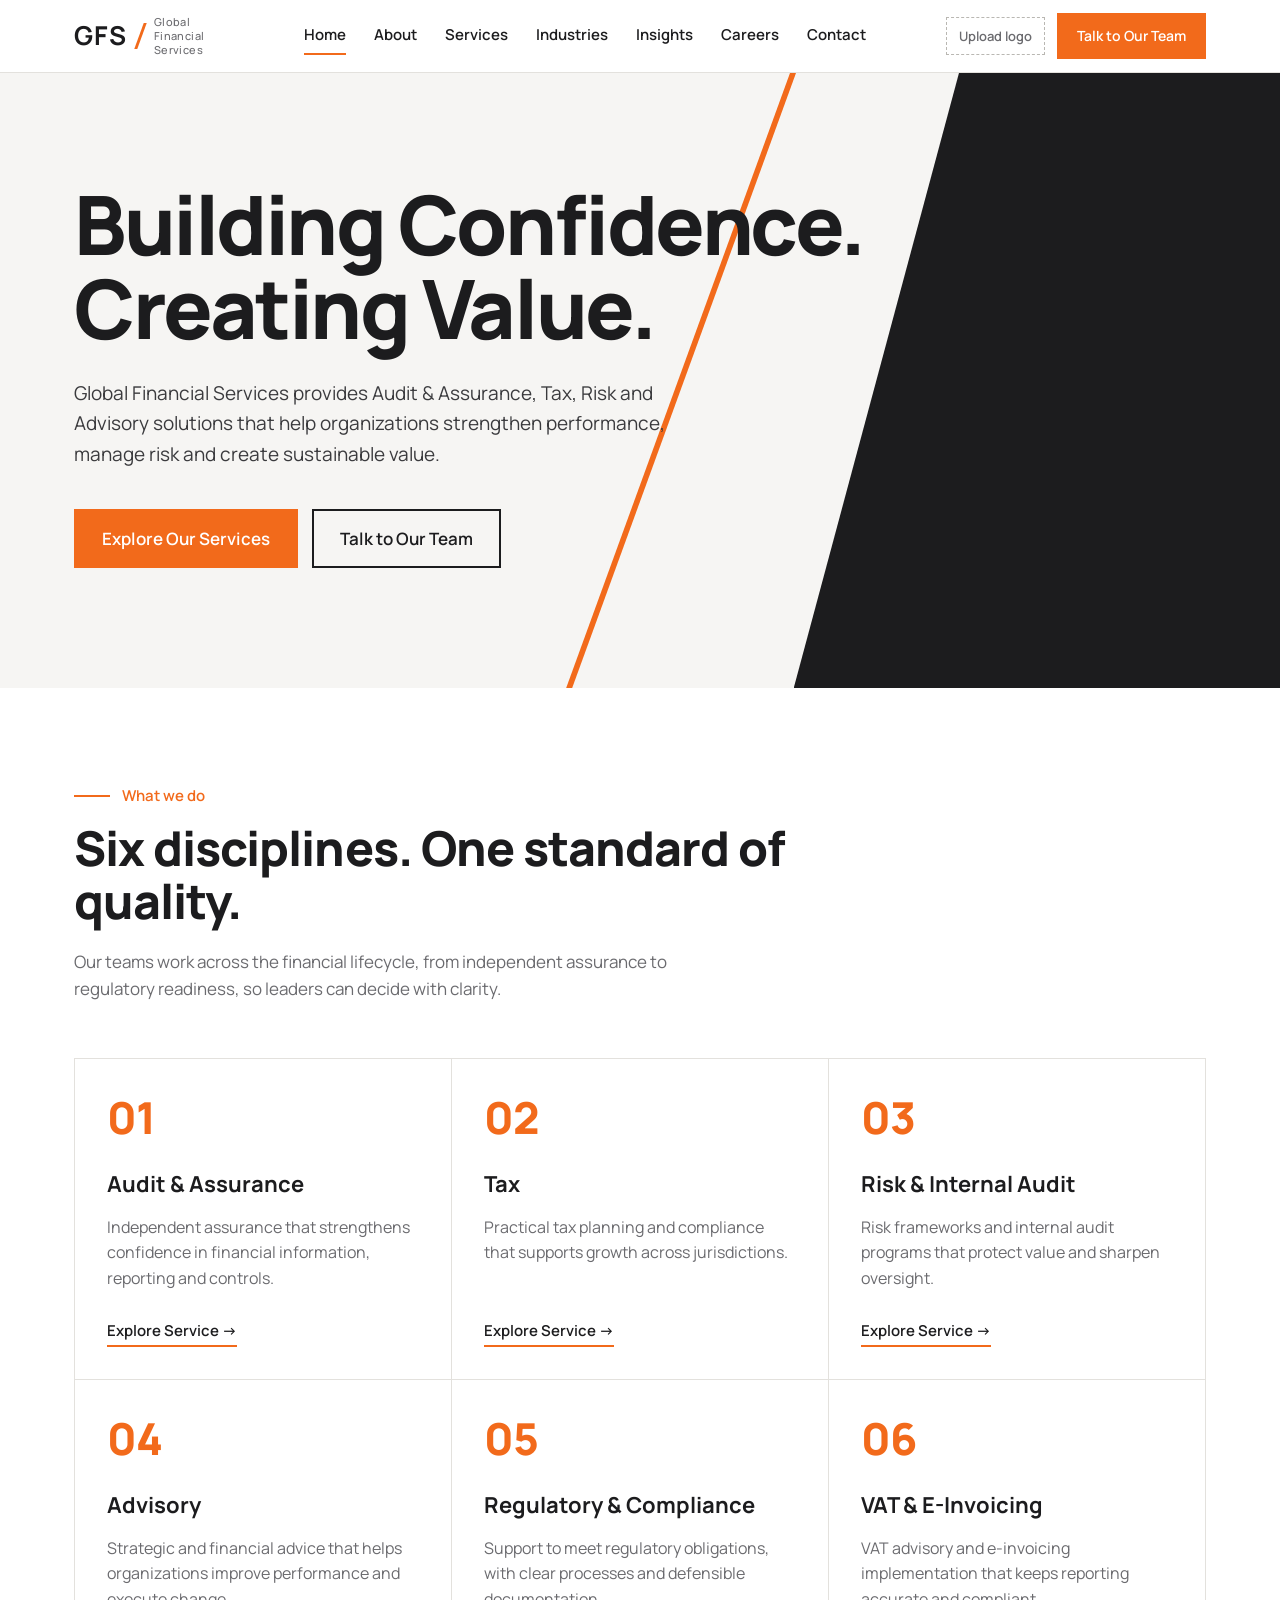
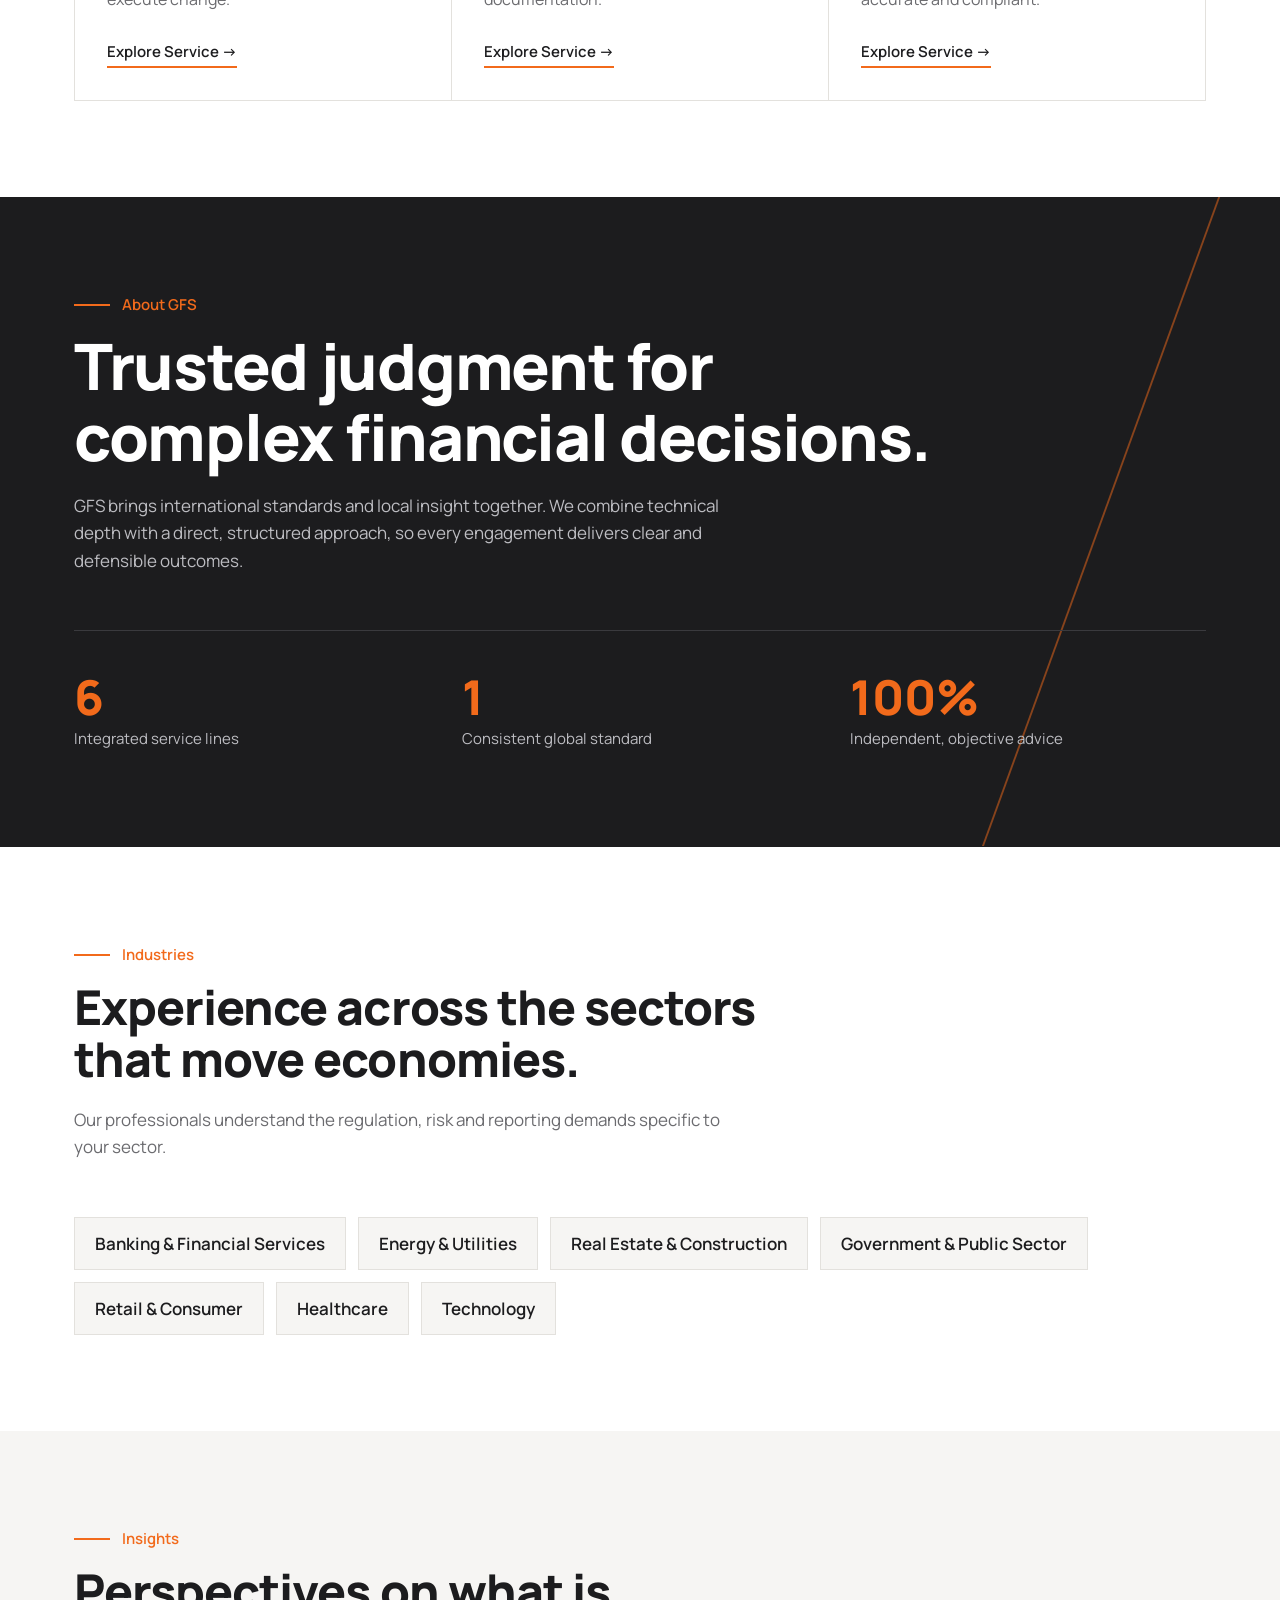
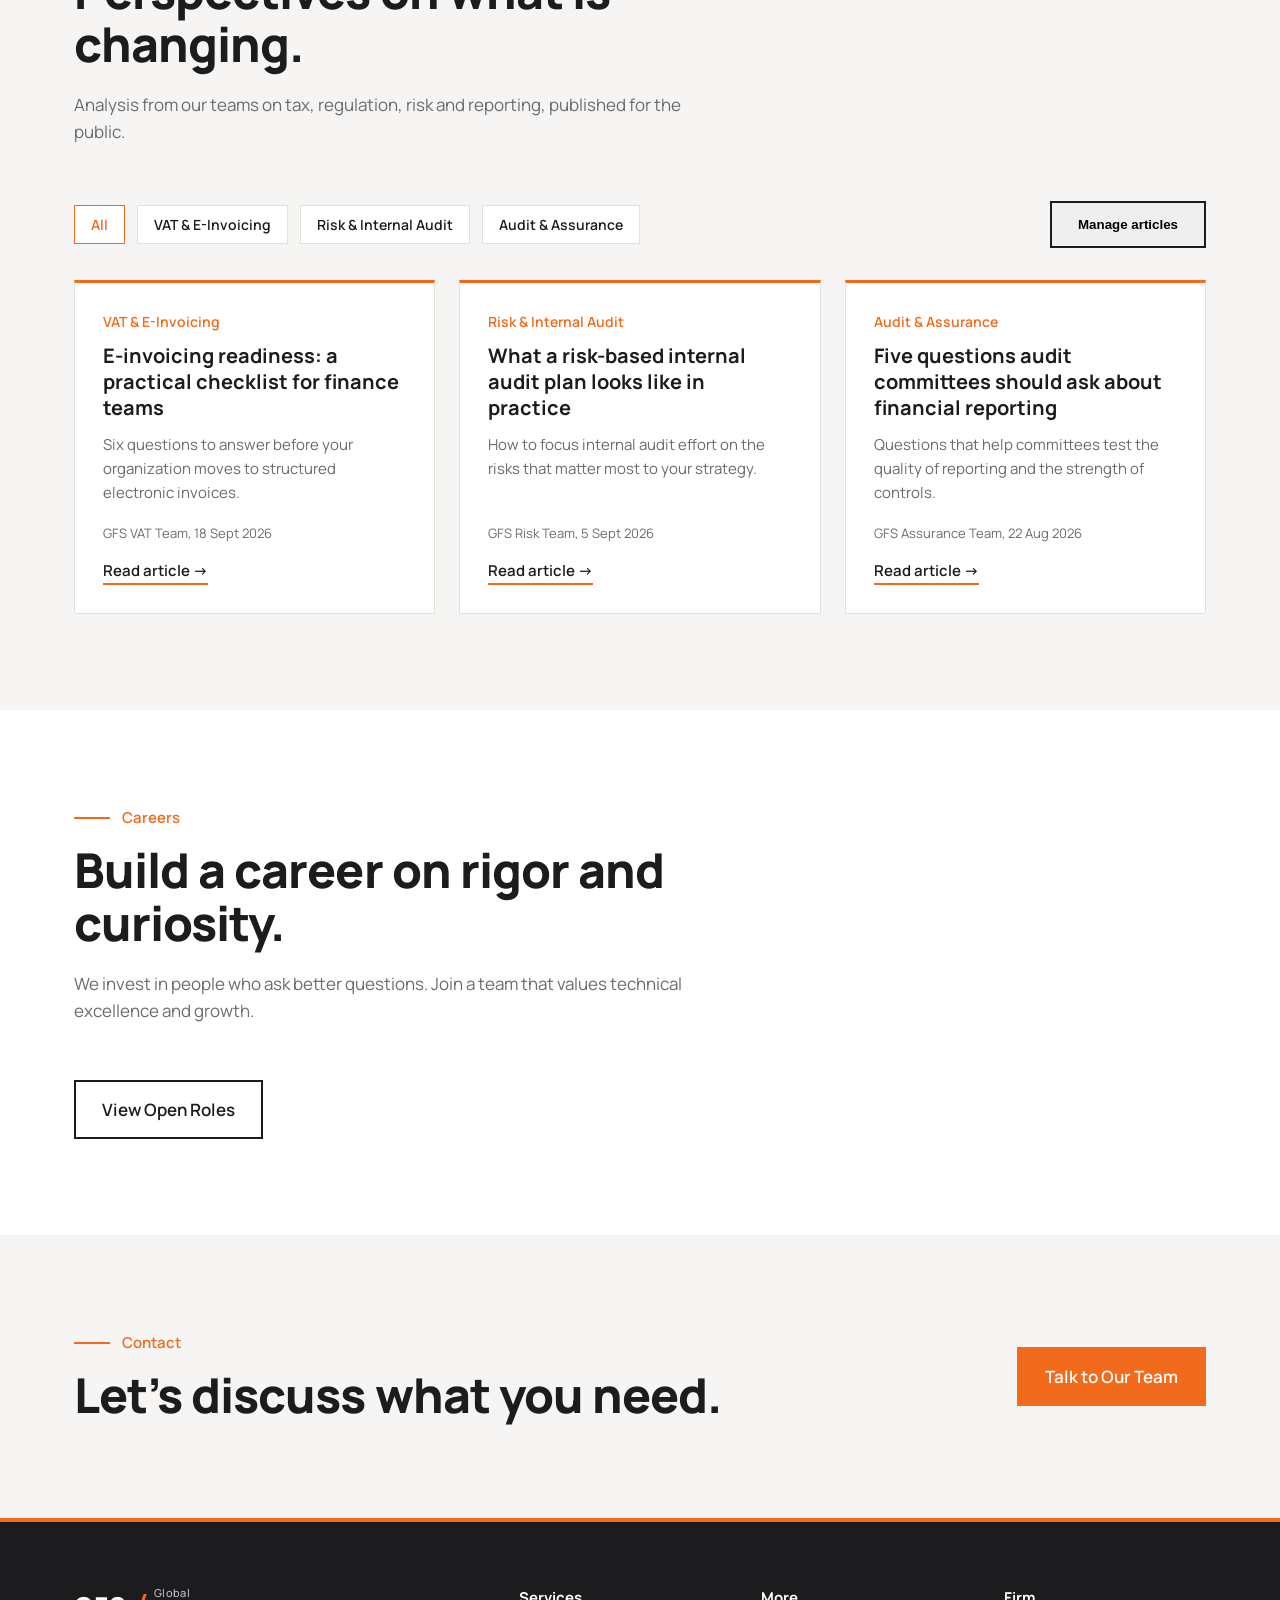
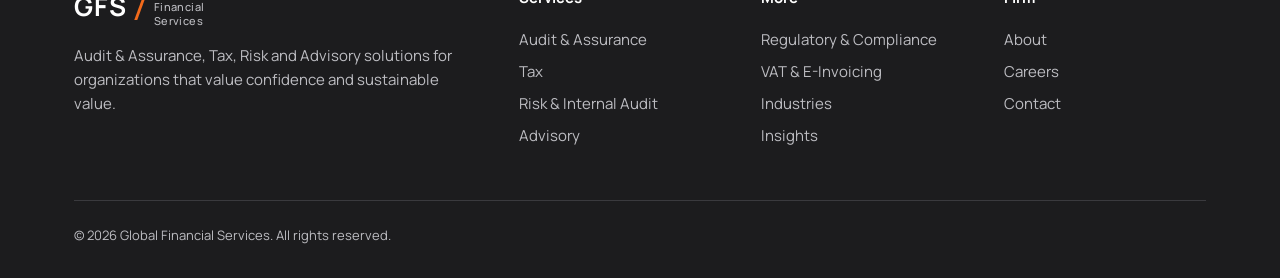
<file: GFS — Global Financial Services-webiste.html>
<!DOCTYPE html>
<html lang="en">
<head>
<meta charset="utf-8">
<meta name="viewport" content="width=device-width, initial-scale=1, viewport-fit=cover">
<title>GFS — Global Financial Services</title>
<link rel="preconnect" href="https://fonts.googleapis.com">
<link rel="preconnect" href="https://fonts.gstatic.com" crossorigin>
<link href="https://fonts.googleapis.com/css2?family=Manrope:wght@400;500;600;800&display=swap" rel="stylesheet">
<style>
:root{--ink:#1c1c1e;--orange:#f26a1b;--white:#fff;--off:#f6f5f3;--line:#e3e1dd;--grey:#6b6b6f;
box-sizing:border-box;padding-top:env(safe-area-inset-top,0px);padding-bottom:env(safe-area-inset-bottom,0px);color-scheme:light}
html{scroll-padding-top:env(safe-area-inset-top,0px);scroll-behavior:smooth}
*,*::before,*::after{box-sizing:inherit}
body{margin:0;background:var(--white);color:var(--ink);font:400 17px/1.6 Manrope,Inter,"Segoe UI",Arial,sans-serif}
a{color:inherit;text-decoration:none}
:focus-visible{outline:2px solid var(--orange);outline-offset:3px}
.wrap{max-width:1180px;margin:0 auto;padding:0 24px}
/* header */
header{position:sticky;top:env(safe-area-inset-top,0px);z-index:5;background:var(--white);border-bottom:1px solid var(--line)}
header .wrap{display:flex;align-items:center;justify-content:space-between;height:72px}
.logo{display:flex;align-items:center;gap:12px;font-weight:800;letter-spacing:.02em}
.logo b{font-size:26px;letter-spacing:.04em}
.logo i{width:3px;height:26px;background:var(--orange);transform:skewX(-20deg)}
.logo small{font-weight:500;font-size:11px;line-height:1.25;color:var(--grey);max-width:70px}
nav{display:flex;gap:28px;font-weight:600;font-size:15px}
nav a{padding:6px 0;border-bottom:2px solid transparent}
nav a:hover,nav a.on{color:var(--ink);border-color:var(--orange)}
.btn{display:inline-block;font-weight:600;padding:14px 26px;border:2px solid var(--ink);transition:.2s}
.btn.or{background:var(--orange);border-color:var(--orange);color:#fff}
.btn.or:hover{background:var(--ink);border-color:var(--ink)}
.btn.ol:hover{background:var(--ink);color:#fff}
.hdr-cta{padding:10px 18px;font-size:14px}
/* hero */
.hero{position:relative;overflow:hidden;padding:110px 0 120px;background:var(--off)}
.hero::after{content:"";position:absolute;right:0;top:0;bottom:0;width:38%;background:var(--ink);clip-path:polygon(34% 0,100% 0,100% 100%,0 100%)}
.hero::before{content:"";position:absolute;right:35%;top:0;bottom:0;width:6px;background:var(--orange);transform:skewX(-20deg);transform-origin:top;z-index:1;right:calc(38% - 2px);clip-path:none;opacity:1}
.hero .wrap{position:relative;z-index:2}
h1{font-size:clamp(40px,6.4vw,84px);line-height:1.02;font-weight:800;letter-spacing:-.03em;margin:0 0 28px;max-width:11em}
.hero p{max-width:34em;font-size:19px;color:#3a3a3d;margin:0 0 40px}
.hero .actions{display:flex;gap:14px;flex-wrap:wrap}
/* sections */
section{padding:96px 0}
.label{color:var(--orange);font-weight:600;font-size:15px;margin:0 0 14px;display:flex;align-items:center;gap:12px}
.label::before{content:"";width:36px;height:2px;background:var(--orange)}
h2{font-size:clamp(30px,4vw,48px);line-height:1.1;letter-spacing:-.02em;margin:0 0 20px;font-weight:800;max-width:16em}
.intro{max-width:38em;color:var(--grey);margin:0 0 56px}
.grid{display:grid;grid-template-columns:repeat(3,1fr);border-top:1px solid var(--line);border-left:1px solid var(--line)}
.svc{padding:36px 32px 32px;border-right:1px solid var(--line);border-bottom:1px solid var(--line);display:flex;flex-direction:column;position:relative;transition:background .2s}
.svc::before{content:"";position:absolute;left:0;top:0;height:3px;width:0;background:var(--orange);transition:width .3s}
.svc:hover{background:var(--off)}.svc:hover::before{width:100%}
.num{font-size:44px;font-weight:800;color:var(--orange);line-height:1;letter-spacing:-.03em;margin-bottom:28px}
.svc h3{font-size:22px;margin:0 0 12px;font-weight:700}
.svc p{margin:0 0 28px;color:var(--grey);font-size:16px;flex:1}
.svc a{font-weight:600;font-size:15px;border-bottom:2px solid var(--orange);align-self:flex-start;padding-bottom:2px}
/* dark band */
.dark{background:var(--ink);color:#fff;position:relative;overflow:hidden}
.dark::after{content:"";position:absolute;right:-80px;top:0;bottom:0;width:260px;border-left:2px solid var(--orange);transform:skewX(-20deg);opacity:.5}
.dark .wrap{position:relative;z-index:1}
.dark h2{max-width:14em;font-size:clamp(34px,5vw,64px)}
.dark .intro{color:#bdbdc2}
.stats{display:grid;grid-template-columns:repeat(3,1fr);gap:32px;border-top:1px solid #3a3a3e;padding-top:40px;margin-top:48px}
.stats b{display:block;font-size:48px;font-weight:800;color:var(--orange);line-height:1.1}
.stats span{color:#bdbdc2;font-size:15px}
/* industries */
.ind{display:flex;flex-wrap:wrap;gap:12px}
.ind a{border:1px solid var(--line);padding:12px 20px;font-weight:600;background:var(--off)}
.ind a:hover{border-color:var(--orange);color:var(--orange)}
/* contact */
.cta{background:var(--off);text-align:left}
.cta .wrap{display:flex;justify-content:space-between;align-items:center;gap:32px;flex-wrap:wrap}
/* footer */
footer{background:var(--ink);color:#bdbdc2;padding:64px 0 32px;border-top:4px solid var(--orange)}
footer .cols{display:grid;grid-template-columns:2fr 1fr 1fr 1fr;gap:40px}
footer .logo{color:#fff;margin-bottom:16px}footer .logo small{color:#bdbdc2}
footer h4{color:#fff;margin:0 0 14px;font-size:15px}
footer a{display:block;padding:4px 0;font-size:15px}footer a:hover{color:var(--orange)}
footer p{margin:0;font-size:15px;max-width:26em}
.copy{border-top:1px solid #3a3a3e;margin-top:48px;padding-top:24px;font-size:13px}
@media(max-width:900px){
nav{display:none}.hdr-cta{display:none}
.grid,.stats{grid-template-columns:1fr 1fr}
footer .cols{grid-template-columns:1fr 1fr}
.hero::after{width:22%}.hero::before{right:calc(22% - 2px)}}
@media(max-width:600px){
.grid,.stats,footer .cols{grid-template-columns:1fr}
.hero{padding:64px 0 72px}section{padding:64px 0}
.hero::after,.hero::before{display:none}
.logo small{display:none}}
.logo-img{display:none;height:44px;width:auto;max-width:200px;object-fit:contain}
.has-logo .logo-img{display:block}
.has-logo .logo b,.has-logo .logo i,.has-logo .logo small{display:none}
.tools{display:flex;align-items:center;gap:12px}
.up{font-size:13px;font-weight:600;color:var(--grey);border:1px dashed #b9b7b2;padding:8px 12px;cursor:pointer;background:none;font-family:inherit}
.up:hover,.up:focus-within{border-color:var(--orange);color:var(--orange)}
.up input{position:absolute;opacity:0;width:1px;height:1px}
.rm{display:none}.has-logo .rm{display:inline-block}
footer .flogo-img{display:none;height:34px;width:auto;max-width:150px;object-fit:contain;background:#fff;padding:6px 10px;margin-bottom:16px}
.has-logo footer .flogo-img{display:block}
.has-logo footer .logo{display:none}
.artbar{display:flex;justify-content:space-between;align-items:center;gap:16px;flex-wrap:wrap;margin-bottom:32px}
.chip{font:600 14px Manrope,sans-serif;padding:9px 16px;border:1px solid var(--line);background:#fff;cursor:pointer;color:var(--ink)}
.chip:hover,.chip.on{border-color:var(--orange);color:var(--orange)}
.agrid{display:grid;grid-template-columns:repeat(3,1fr);gap:24px}
.acard{background:#fff;border:1px solid var(--line);border-top:3px solid var(--orange);padding:28px;display:flex;flex-direction:column}
.acat{color:var(--orange);font-weight:600;font-size:14px;margin-bottom:10px}
.acard h3{font-size:20px;line-height:1.3;margin:0 0 12px}
.acard p{color:var(--grey);font-size:15px;margin:0 0 18px;flex:1}
.ameta{font-size:13px;color:var(--grey);margin-bottom:16px}
.alink{font:600 15px Manrope,sans-serif;background:none;border:0;border-bottom:2px solid var(--orange);align-self:flex-start;padding:0 0 2px;cursor:pointer;color:var(--ink)}
.modal{position:fixed;inset:0;background:#fff;z-index:20;overflow:auto;padding:calc(48px + env(safe-area-inset-top,0px)) 24px 64px}
.modal[hidden]{display:none}
.modal .in{max-width:720px;margin:0 auto}
.modal h1{font-size:clamp(30px,5vw,46px);margin:8px 0 16px}
.modal .body p{font-size:18px;line-height:1.75;margin:0 0 20px}
.admin{background:#fff;border:1px solid var(--line);border-left:4px solid var(--orange);padding:24px;margin-bottom:32px}
.admin label{display:block;font-weight:600;font-size:14px;margin:0 0 14px}
.admin input,.admin textarea{display:block;width:100%;margin-top:6px;padding:10px 12px;font:400 15px Manrope,sans-serif;border:1px solid #bdbbb6;background:#fff;color:var(--ink)}
.admin .row{display:grid;grid-template-columns:1fr 1fr 1fr;gap:14px}
.admin .acts{display:flex;gap:10px;flex-wrap:wrap;align-items:center}
.admin .btn{padding:10px 18px;font:600 14px Manrope,sans-serif;cursor:pointer}
.admin ul{list-style:none;margin:20px 0 0;padding:0}
.admin li{display:flex;justify-content:space-between;gap:12px;padding:10px 0;border-top:1px solid var(--line);font-size:15px}
.admin li button{font:600 13px Manrope,sans-serif;background:none;border:0;color:var(--orange);cursor:pointer;margin-left:10px}
.stat{font-size:14px;color:var(--grey)}
@media(max-width:900px){.agrid{grid-template-columns:1fr 1fr}.admin .row{grid-template-columns:1fr}}
@media(max-width:600px){.agrid{grid-template-columns:1fr}}
@media(prefers-reduced-motion:reduce){*{transition:none!important;scroll-behavior:auto!important}}
</style>
</head>
<body>
<header>
<div class="wrap">
<a class="logo" href="#top" aria-label="GFS — Global Financial Services"><img class="logo-img" alt="GFS — Global Financial Services"><b>GFS</b><i></i><small>Global Financial Services</small></a>
<nav aria-label="Primary">
<a class="on" href="#top">Home</a><a href="#about">About</a><a href="#services">Services</a><a href="#industries">Industries</a><a href="#insights">Insights</a><a href="#careers">Careers</a><a href="#contact">Contact</a>
</nav>
<div class="tools">
<label class="up">Upload logo<input type="file" id="logoFile" accept="image/png,image/jpeg,image/svg+xml,image/webp"></label>
<label class="up rm"><input type="checkbox" id="logoBg" checked style="position:static;opacity:1;width:auto;display:inline;margin:0 6px 0 0">No white bg</label>
<button class="up rm" id="logoRm" type="button">Remove</button>
<a class="btn or hdr-cta" href="#contact">Talk to Our Team</a>
</div>
</div>
</header>

<main id="top">
<div class="hero">
<div class="wrap">
<h1>Building Confidence. Creating Value.</h1>
<p>Global Financial Services provides Audit &amp; Assurance, Tax, Risk and Advisory solutions that help organizations strengthen performance, manage risk and create sustainable value.</p>
<div class="actions">
<a class="btn or" href="#services">Explore Our Services</a>
<a class="btn ol" href="#contact">Talk to Our Team</a>
</div>
</div>
</div>

<section id="services">
<div class="wrap">
<p class="label">What we do</p>
<h2>Six disciplines. One standard of quality.</h2>
<p class="intro">Our teams work across the financial lifecycle, from independent assurance to regulatory readiness, so leaders can decide with clarity.</p>
<div class="grid">
<article class="svc"><div class="num">01</div><h3>Audit &amp; Assurance</h3><p>Independent assurance that strengthens confidence in financial information, reporting and controls.</p><a href="#contact">Explore Service →</a></article>
<article class="svc"><div class="num">02</div><h3>Tax</h3><p>Practical tax planning and compliance that supports growth across jurisdictions.</p><a href="#contact">Explore Service →</a></article>
<article class="svc"><div class="num">03</div><h3>Risk &amp; Internal Audit</h3><p>Risk frameworks and internal audit programs that protect value and sharpen oversight.</p><a href="#contact">Explore Service →</a></article>
<article class="svc"><div class="num">04</div><h3>Advisory</h3><p>Strategic and financial advice that helps organizations improve performance and execute change.</p><a href="#contact">Explore Service →</a></article>
<article class="svc"><div class="num">05</div><h3>Regulatory &amp; Compliance</h3><p>Support to meet regulatory obligations, with clear processes and defensible documentation.</p><a href="#contact">Explore Service →</a></article>
<article class="svc"><div class="num">06</div><h3>VAT &amp; E-Invoicing</h3><p>VAT advisory and e-invoicing implementation that keeps reporting accurate and compliant.</p><a href="#contact">Explore Service →</a></article>
</div>
</div>
</section>

<section id="about" class="dark">
<div class="wrap">
<p class="label">About GFS</p>
<h2>Trusted judgment for complex financial decisions.</h2>
<p class="intro">GFS brings international standards and local insight together. We combine technical depth with a direct, structured approach, so every engagement delivers clear and defensible outcomes.</p>
<div class="stats">
<div><b>6</b><span>Integrated service lines</span></div>
<div><b>1</b><span>Consistent global standard</span></div>
<div><b>100%</b><span>Independent, objective advice</span></div>
</div>
</div>
</section>

<section id="industries">
<div class="wrap">
<p class="label">Industries</p>
<h2>Experience across the sectors that move economies.</h2>
<p class="intro">Our professionals understand the regulation, risk and reporting demands specific to your sector.</p>
<div class="ind">
<a href="#contact">Banking &amp; Financial Services</a><a href="#contact">Energy &amp; Utilities</a><a href="#contact">Real Estate &amp; Construction</a><a href="#contact">Government &amp; Public Sector</a><a href="#contact">Retail &amp; Consumer</a><a href="#contact">Healthcare</a><a href="#contact">Technology</a>
</div>
</div>
</section>

<section id="insights" style="background:var(--off)">
<div class="wrap">
<p class="label">Insights</p>
<h2>Perspectives on what is changing.</h2>
<p class="intro">Analysis from our teams on tax, regulation, risk and reporting, published for the public.</p>
<div class="artbar"><div id="artFilters" class="ind"></div><button class="btn ol" id="manageBtn" type="button" hidden>Manage articles</button></div>
<div id="adminPanel" hidden></div>
<div id="artList" class="agrid"></div>
</div>
</section>
<div id="artView" class="modal" hidden></div>
<script type="application/json" id="articles-data">[
{"id":"a1","title":"E-invoicing readiness: a practical checklist for finance teams","cat":"VAT & E-Invoicing","author":"GFS VAT Team","date":"2026-09-18","summary":"Six questions to answer before your organization moves to structured electronic invoices.","body":"Moving to e-invoicing is a systems change as much as a compliance change. Finance, IT and tax teams need a shared view of what will change.\n\nStart by mapping where invoices are created, approved and archived today. Gaps in master data, such as tax numbers and customer details, are the most common cause of rejected invoices.\n\nNext, confirm how your ERP will produce the required format, and test with a small group of customers and suppliers before full rollout.\n\nSample article. Replace with your own content."},
{"id":"a2","title":"What a risk-based internal audit plan looks like in practice","cat":"Risk & Internal Audit","author":"GFS Risk Team","date":"2026-09-05","summary":"How to focus internal audit effort on the risks that matter most to your strategy.","body":"A risk-based plan begins with the organization's objectives, not with last year's audit list.\n\nRank risks by impact and likelihood, link each to the controls that mitigate it, and decide where independent assurance adds the most value.\n\nRevisit the plan during the year. New regulation, acquisitions and system changes can shift priorities quickly.\n\nSample article. Replace with your own content."},
{"id":"a3","title":"Five questions audit committees should ask about financial reporting","cat":"Audit & Assurance","author":"GFS Assurance Team","date":"2026-08-22","summary":"Questions that help committees test the quality of reporting and the strength of controls.","body":"Strong oversight starts with good questions. Ask how significant estimates are made and who challenges them.\n\nAsk which controls changed during the year, and how management knows they still work.\n\nFinally, ask what the auditors found difficult. Their answer often points to the areas that deserve more attention.\n\nSample article. Replace with your own content."}
]</script>
<section id="careers">
<div class="wrap">
<p class="label">Careers</p>
<h2>Build a career on rigor and curiosity.</h2>
<p class="intro">We invest in people who ask better questions. Join a team that values technical excellence and growth.</p>
<a class="btn ol" href="#contact">View Open Roles</a>
</div>
</section>

<section id="contact" class="cta">
<div class="wrap">
<div><p class="label">Contact</p><h2 style="margin:0">Let’s discuss what you need.</h2></div>
<a class="btn or" href="mailto:info@example.com">Talk to Our Team</a>
</div>
</section>
</main>

<footer>
<div class="wrap">
<div class="cols">
<div><img class="flogo-img" alt="GFS logo"><div class="logo"><b>GFS</b><i></i><small>Global Financial Services</small></div><p>Audit &amp; Assurance, Tax, Risk and Advisory solutions for organizations that value confidence and sustainable value.</p></div>
<div><h4>Services</h4><a href="#services">Audit &amp; Assurance</a><a href="#services">Tax</a><a href="#services">Risk &amp; Internal Audit</a><a href="#services">Advisory</a></div>
<div><h4>More</h4><a href="#services">Regulatory &amp; Compliance</a><a href="#services">VAT &amp; E-Invoicing</a><a href="#industries">Industries</a><a href="#insights">Insights</a></div>
<div><h4>Firm</h4><a href="#about">About</a><a href="#careers">Careers</a><a href="#contact">Contact</a></div>
</div>
<div class="copy">© 2026 Global Financial Services. All rights reserved.</div>
</div>
</footer>
<script>
(function(){
var K="gfs-logo",root=document.documentElement,
imgs=document.querySelectorAll(".logo-img,.flogo-img");
function apply(src){
 if(src){imgs.forEach(function(i){i.src=src});root.classList.add("has-logo")}
 else{imgs.forEach(function(i){i.removeAttribute("src")});root.classList.remove("has-logo")}
}
try{var s=localStorage.getItem(K);if(s)apply(s)}catch(e){}
var orig=null,isSvg=false,cb=document.getElementById("logoBg");
function cut(src,done){var im=new Image();im.onload=function(){var c=document.createElement("canvas");c.width=im.naturalWidth;c.height=im.naturalHeight;var x=c.getContext("2d");x.drawImage(im,0,0);var d=x.getImageData(0,0,c.width,c.height),q=d.data;for(var i=0;i<q.length;i+=4){var m=Math.min(q[i],q[i+1],q[i+2]);if(m>=240)q[i+3]=0;else if(m>205)q[i+3]=Math.round(q[i+3]*(240-m)/35)}x.putImageData(d,0,0);done(c.toDataURL("image/png"))};im.src=src}
function show(){if(!orig)return;var go=function(u){apply(u);try{localStorage.setItem(K,u)}catch(x){}};if(cb.checked&&!isSvg)cut(orig,go);else go(orig)}
cb.addEventListener("change",show);
document.getElementById("logoFile").addEventListener("change",function(e){
 var f=e.target.files[0];if(!f)return;
 if(f.size>2*1024*1024){alert("Please choose an image under 2 MB.");return}
 var r=new FileReader();isSvg=f.type==="image/svg+xml";
 r.onload=function(){orig=r.result;show()};
 r.readAsDataURL(f);
});
document.getElementById("logoRm").addEventListener("click",function(){
 apply(null);try{localStorage.removeItem(K)}catch(e){}
 document.getElementById("logoFile").value="";
});
})();
</script>
<script>
(function(){
var $=function(i){return document.getElementById(i)};
function h(t,c,x){var n=document.createElement(t);if(c)n.className=c;if(x!=null)n.textContent=x;return n}
var data=[];try{data=JSON.parse($("articles-data").textContent)}catch(e){}
var cat="All",art=null,editing=null,dirty=false;
function fmt(d){try{return new Date(d+"T00:00:00").toLocaleDateString("en-GB",{day:"numeric",month:"short",year:"numeric"})}catch(e){return d}}
function render(){
 var f=$("artFilters");f.textContent="";
 var cats=["All"];data.forEach(function(a){if(cats.indexOf(a.cat)<0)cats.push(a.cat)});
 if(cats.indexOf(cat)<0)cat="All";
 cats.forEach(function(c){var b=h("button","chip"+(c===cat?" on":""),c);b.type="button";b.onclick=function(){cat=c;render()};f.appendChild(b)});
 var l=$("artList");l.textContent="";
 var s=data.slice().sort(function(a,b){return a.date<b.date?1:-1}).filter(function(a){return cat==="All"||a.cat===cat});
 if(!s.length)l.appendChild(h("p","intro","No articles published yet."));
 s.forEach(function(a){var c=h("article","acard");c.appendChild(h("div","acat",a.cat));c.appendChild(h("h3",null,a.title));c.appendChild(h("p",null,a.summary));c.appendChild(h("div","ameta",a.author+", "+fmt(a.date)));var b=h("button","alink","Read article →");b.type="button";b.onclick=function(){openArt(a)};c.appendChild(b);l.appendChild(c)});
}
function openArt(a){
 var m=$("artView");m.textContent="";var i=h("div","in");
 var x=h("button","btn ol","Close");x.type="button";x.onclick=closeArt;i.appendChild(x);
 i.appendChild(h("div","acat",a.cat));i.appendChild(h("h1",null,a.title));i.appendChild(h("div","ameta",a.author+", "+fmt(a.date)));
 var b=h("div","body");a.body.split(/\n\s*\n/).forEach(function(p){if(p.trim())b.appendChild(h("p",null,p.trim()))});i.appendChild(b);
 m.appendChild(i);m.hidden=false;m.scrollTop=0;
}
function closeArt(){$("artView").hidden=true}
document.addEventListener("keydown",function(e){if(e.key==="Escape")closeArt()});
render();
/* admin: only for people who can publish this page */
var artifact=null;
function field(lbl,tag,id,val){var l=h("label",null,lbl);var i=document.createElement(tag);i.id=id;if(tag==="input")i.type=id==="fDate"?"date":"text";if(tag==="textarea")i.rows=10;i.value=val||"";l.appendChild(i);return l}
function panel(){
 var p=$("adminPanel");p.textContent="";var w=h("div","admin");
 var e=editing||{title:"",cat:"",author:"",date:new Date().toISOString().slice(0,10),summary:"",body:""};
 w.appendChild(h("h3",null,editing?"Edit article":"New article"));
 w.appendChild(field("Title","input","fTitle",e.title));
 var r=h("div","row");r.appendChild(field("Category","input","fCat",e.cat));r.appendChild(field("Author","input","fAuthor",e.author));r.appendChild(field("Date","input","fDate",e.date));w.appendChild(r);
 w.appendChild(field("Summary (one or two sentences)","input","fSum",e.summary));
 w.appendChild(field("Article text (separate paragraphs with a blank line)","textarea","fBody",e.body));
 var a=h("div","acts");
 var sv=h("button","btn or","Save article");sv.type="button";sv.onclick=save;a.appendChild(sv);
 if(editing){var c=h("button","btn ol","Cancel edit");c.type="button";c.onclick=function(){editing=null;panel()};a.appendChild(c)}
 var pb=h("button","btn ol","Publish changes");pb.type="button";pb.onclick=publish;a.appendChild(pb);
 var st=h("span","stat",dirty?"Unpublished changes. Publish to make them public.":"No unpublished changes.");st.id="stat";a.appendChild(st);
 w.appendChild(a);
 var ul=h("ul");data.forEach(function(d){var li=h("li");li.appendChild(h("span",null,d.title));var g=h("span");
  var ed=h("button",null,"Edit");ed.type="button";ed.onclick=function(){editing=d;panel();p.scrollIntoView()};
  var dl=h("button",null,"Delete");dl.type="button";dl.onclick=function(){if(confirm("Delete this article?")){data=data.filter(function(z){return z!==d});editing=null;dirty=true;render();panel()}};
  g.appendChild(ed);g.appendChild(dl);li.appendChild(g);ul.appendChild(li)});
 w.appendChild(ul);p.appendChild(w);
}
function save(){
 var t=$("fTitle").value.trim(),b=$("fBody").value.trim();
 if(!t||!b){$("stat").textContent="Title and article text are required.";return}
 var o={id:editing?editing.id:Date.now().toString(36),title:t,cat:$("fCat").value.trim()||"General",author:$("fAuthor").value.trim()||"GFS",date:$("fDate").value,summary:$("fSum").value.trim(),body:b};
 if(editing){data[data.indexOf(editing)]=o}else{data.push(o)}
 editing=null;dirty=true;render();panel();
}
async function publish(){
 var st=$("stat");
 try{
  var c=document.documentElement.cloneNode(true);
  c.querySelector("#articles-data").textContent=JSON.stringify(data).replace(/</g,"\\u003c");
  ["artList","artFilters","adminPanel","artView"].forEach(function(i){c.querySelector("#"+i).textContent=""});
  ["adminPanel","artView","manageBtn"].forEach(function(i){c.querySelector("#"+i).setAttribute("hidden","")});
  c.classList.remove("has-logo");c.querySelectorAll(".logo-img,.flogo-img").forEach(function(i){i.removeAttribute("src")});
  st.textContent="Publishing...";
  await artifact.publish("<!DOCTYPE html>\n"+c.outerHTML);
  dirty=false;
 }catch(err){st.textContent="Could not publish: "+((err&&err.code)||"try again")}
}
$("manageBtn").onclick=function(){var p=$("adminPanel");p.hidden=!p.hidden;if(!p.hidden)panel()};
(async function(){
 try{
  if(!window.claude||!claude.use)return;
  artifact=await claude.use("artifact");var u=await claude.use("user");
  if(artifact&&u&&u.canEdit())$("manageBtn").hidden=false;
 }catch(e){}
})();
})();
</script>
</body>
</html>
</file>
